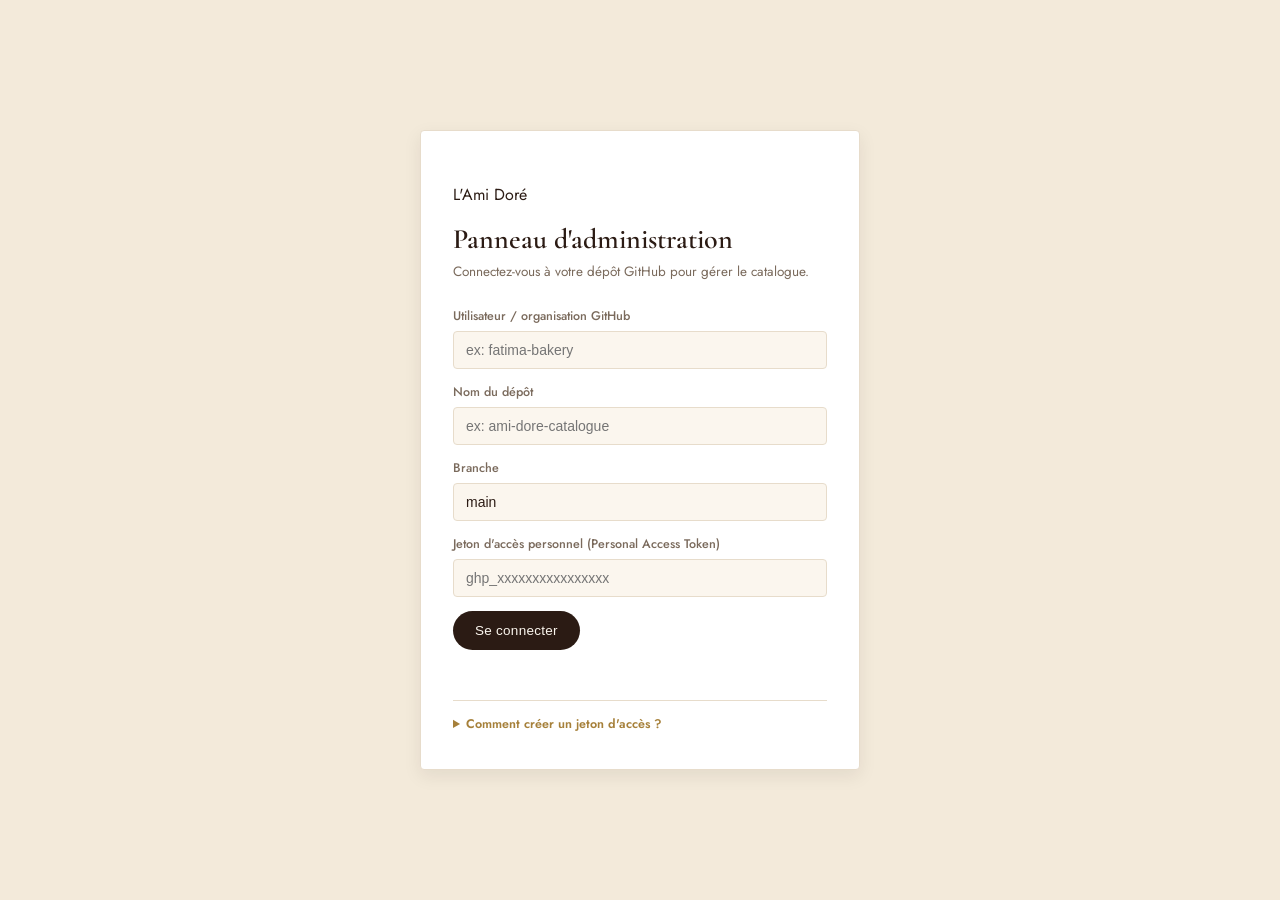
<file: admin.html>
<!DOCTYPE html>
<html lang="fr">
<head>
<meta charset="UTF-8">
<meta name="viewport" content="width=device-width, initial-scale=1.0">
<title>L'Ami Doré — Admin</title>
<meta name="robots" content="noindex, nofollow">

<link rel="preconnect" href="https://fonts.googleapis.com">
<link rel="preconnect" href="https://fonts.gstatic.com" crossorigin>
<link href="https://fonts.googleapis.com/css2?family=Cormorant+Garamond:ital,wght@0,500;0,600;1,500&family=Jost:wght@300;400;500;600&display=swap" rel="stylesheet">

<link rel="stylesheet" href="css/style.css">
<link rel="stylesheet" href="css/admin.css">
</head>
<body class="admin-body">

<!-- ============ CONNECT SCREEN ============ -->
<section class="connect-screen" id="connectScreen">
  <div class="connect-card">
    <p class="eyebrow">L'Ami Doré</p>
    <h1 class="connect-title">Panneau d'administration</h1>
    <p class="connect-sub">Connectez-vous à votre dépôt GitHub pour gérer le catalogue.</p>

    <label>Utilisateur / organisation GitHub
      <input type="text" id="fOwner" placeholder="ex: fatima-bakery">
    </label>
    <label>Nom du dépôt
      <input type="text" id="fRepo" placeholder="ex: ami-dore-catalogue">
    </label>
    <label>Branche
      <input type="text" id="fBranch" placeholder="main" value="main">
    </label>
    <label>Jeton d'accès personnel (Personal Access Token)
      <input type="password" id="fToken" placeholder="ghp_xxxxxxxxxxxxxxxx">
    </label>

    <button class="btn-primary" id="connectBtn">Se connecter</button>
    <p class="connect-note" id="connectError"></p>

    <details class="help-details">
      <summary>Comment créer un jeton d'accès ?</summary>
      <ol>
        <li>Allez sur GitHub → photo de profil → <strong>Settings</strong>.</li>
        <li><strong>Developer settings</strong> → <strong>Personal access tokens</strong> → <strong>Fine-grained tokens</strong> → <strong>Generate new token</strong>.</li>
        <li>Limitez-le à ce seul dépôt (<em>Only select repositories</em>).</li>
        <li>Dans <strong>Permissions</strong> → <strong>Repository permissions</strong> → mettez <strong>Contents: Read and write</strong>.</li>
        <li>Générez, copiez le jeton et collez-le ci-dessus. Il n'est jamais enregistré ni envoyé ailleurs qu'à GitHub, et il est effacé si vous fermez cet onglet.</li>
      </ol>
      <p class="help-warn">⚠️ Ne partagez jamais ce jeton et ne laissez pas ce lien admin.html accessible publiquement (ne le mettez pas dans vos menus de navigation).</p>
    </details>
  </div>
</section>

<!-- ============ ADMIN DASHBOARD ============ -->
<section class="dashboard" id="dashboard" hidden>
  <header class="admin-header">
    <div>
      <p class="eyebrow">L'Ami Doré · Admin</p>
      <h1 class="admin-title">Gestion du catalogue</h1>
    </div>
    <div class="admin-header-actions">
      <span class="sync-status" id="syncStatus"></span>
      <button class="btn-ghost" id="disconnectBtn">Se déconnecter</button>
    </div>
  </header>

  <div class="admin-grid">
    <!-- FORM -->
    <div class="form-panel">
      <h2 id="formTitle">Ajouter un produit</h2>
      <form id="productForm">
        <input type="hidden" id="fId">

        <label>Nom du produit
          <input type="text" id="fName" required placeholder="ex: Croissant au Beurre">
        </label>

        <div class="field-row">
          <label>Prix (MAD)
            <input type="number" id="fPrice" required min="0" step="0.5" placeholder="ex: 8">
          </label>
          <label>Catégorie
            <input type="text" id="fCategory" required placeholder="ex: Viennoiseries" list="categoryList">
            <datalist id="categoryList"></datalist>
          </label>
        </div>

        <label>Description
          <textarea id="fDescription" rows="3" placeholder="Description courte du produit"></textarea>
        </label>

        <label>Photo du produit
          <input type="file" id="fImage" accept="image/*">
        </label>
        <div class="image-preview" id="imagePreview"></div>
        <p class="field-hint">Laissez vide pour garder / générer un badge doré automatique.</p>

        <div class="form-actions">
          <button type="submit" class="btn-primary" id="submitBtn">Ajouter au catalogue</button>
          <button type="button" class="btn-ghost" id="cancelEditBtn" hidden>Annuler la modification</button>
        </div>
        <p class="form-note" id="formNote"></p>
      </form>
    </div>

    <!-- LIST -->
    <div class="list-panel">
      <div class="list-panel-head">
        <h2>Produits (<span id="productCount">0</span>)</h2>
        <input type="text" id="adminSearch" placeholder="Rechercher…">
      </div>
      <div class="admin-table-wrap">
        <table class="admin-table">
          <thead>
            <tr>
              <th></th>
              <th>Nom</th>
              <th>Catégorie</th>
              <th>Prix</th>
              <th></th>
            </tr>
          </thead>
          <tbody id="productTableBody"></tbody>
        </table>
      </div>
    </div>
  </div>
</section>

<!-- confirm delete -->
<div class="modal-overlay" id="confirmOverlay" hidden>
  <div class="confirm-box">
    <p id="confirmText">Supprimer ce produit ?</p>
    <div class="form-actions">
      <button class="btn-danger" id="confirmDeleteBtn">Supprimer</button>
      <button class="btn-ghost" id="cancelDeleteBtn">Annuler</button>
    </div>
  </div>
</div>

<script src="js/admin.js"></script>
</body>
</html>
</file>
<file: css/style.css>
/* ==========================================================
   L'AMI DORÉ — Design tokens partagés
   Ce fichier doit être chargé AVANT admin.css et avant le
   <style> interne de index.html : il définit les variables
   CSS (couleurs, ombres, polices) que ces deux endroits
   utilisent. S'il est vide ou absent, admin.html perd toutes
   ses couleurs et ses ombres (c'était le bug).

   Ajout : jeu de variables pour le mode sombre, activé via
   l'attribut data-theme="dark" sur <html>.
   ========================================================== */

:root{
  --cream:        #FBF6EE;
  --cream-deep:   #F3EADA;
  --ink:          #2B1B14;
  --ink-soft:     #7A6A5C;
  --line:         #E7DCCB;
  --gold:         #C9A24B;
  --gold-deep:    #A6803A;
  --burgundy:     #6E2B3A;

  --font-display: 'Cormorant Garamond', 'Parisienne', serif;
  --font-body:    'Jost', sans-serif;

  --shadow-card:  0 6px 18px rgba(43, 27, 20, 0.08);
  --shadow-modal: 0 40px 64px rgba(0, 0, 0, 0.15);

  color-scheme: light;
}

:root[data-theme="dark"]{
  --cream:        #1B1512;
  --cream-deep:   #14100D;
  --ink:          #F3EADA;
  --ink-soft:     #B8A896;
  --line:         #3A2E24;
  --gold:         #D9B382;
  --gold-deep:    #C9A24B;
  --burgundy:     #E0899A;

  --shadow-card:  0 6px 18px rgba(0, 0, 0, 0.45);
  --shadow-modal: 0 40px 64px rgba(0, 0, 0, 0.6);

  color-scheme: dark;
}

*{ box-sizing: border-box; }

html{ transition: background-color .2s ease; }

body{
  margin: 0;
  font-family: var(--font-body);
  background: var(--cream);
  color: var(--ink);
  transition: background-color .2s ease, color .2s ease;
}

a{ color: inherit; }

img{ max-width: 100%; display: block; }

/* ---------- theme toggle button (shared) ---------- */
.theme-toggle{
  display:inline-flex;
  align-items:center;
  justify-content:center;
  width:42px;
  height:42px;
  border-radius:50%;
  border:1px solid var(--line);
  background:var(--cream);
  color:var(--ink);
  cursor:pointer;
  transition:border-color .2s ease, background .2s ease, transform .15s ease;
}
.theme-toggle:hover{ border-color:var(--gold); transform:translateY(-1px); }
.theme-toggle svg{ width:20px; height:20px; }
.theme-toggle .icon-sun{ display:none; }
:root[data-theme="dark"] .theme-toggle .icon-moon{ display:none; }
:root[data-theme="dark"] .theme-toggle .icon-sun{ display:block; }

/* ---------- floating WhatsApp button (shared) ---------- */
.whatsapp-float{
  position:fixed;
  right:20px;
  bottom:20px;
  width:58px;
  height:58px;
  border-radius:50%;
  background:#25D366;
  display:flex;
  align-items:center;
  justify-content:center;
  box-shadow:0 8px 20px rgba(0,0,0,0.25);
  z-index:1200;
  transition:transform .2s ease;
}
.whatsapp-float:hover{ transform:scale(1.08); }
.whatsapp-float svg{ width:30px; height:30px; fill:#fff; }
</file>
<file: css/admin.css>
/* ==========================================================
   ADMIN PANEL — extends tokens from style.css
   ========================================================== */
.admin-body{
  background:var(--cream-deep);
  min-height:100vh;
}

/* ---------- connect screen ---------- */
.connect-screen{
  min-height:100vh;
  display:flex;
  align-items:center;
  justify-content:center;
  padding:24px;
}
.connect-card{
  background:#fff;
  border:1px solid var(--line);
  border-radius:4px;
  box-shadow:var(--shadow-card);
  max-width:440px;
  width:100%;
  padding:36px 32px;
}
.connect-title{
  font-family:var(--font-display);
  font-weight:600;
  font-size:28px;
  margin:2px 0 6px;
  color:var(--ink);
}
.connect-sub{
  font-size:13.5px;
  color:var(--ink-soft);
  margin:0 0 24px;
  line-height:1.5;
}
.connect-card label{
  display:block;
  font-size:12.5px;
  color:var(--ink-soft);
  margin-bottom:14px;
  font-weight:500;
}
.connect-card input{
  display:block;
  width:100%;
  margin-top:6px;
  padding:10px 12px;
  border:1px solid var(--line);
  border-radius:4px;
  font-size:14px;
  color:var(--ink);
  background:var(--cream);
}
.connect-note{
  min-height:18px;
  color:#A6303A;
  font-size:12.5px;
  margin:10px 0 0;
}
.help-details{
  margin-top:22px;
  border-top:1px solid var(--line);
  padding-top:14px;
  font-size:12.5px;
  color:var(--ink-soft);
}
.help-details summary{
  cursor:pointer;
  color:var(--gold-deep);
  font-weight:600;
}
.help-details ol{ margin:10px 0; padding-left:18px; line-height:1.6; }
.help-warn{
  background:#FBEFE9;
  border:1px solid #EAD2C4;
  padding:10px 12px;
  border-radius:4px;
  margin-top:10px;
  color:#7A4A2C;
}

/* ---------- buttons ---------- */
.btn-primary{
  background:var(--ink);
  color:var(--cream);
  border:none;
  padding:12px 22px;
  border-radius:20px;
  font-size:13.5px;
  font-weight:500;
  letter-spacing:.02em;
  cursor:pointer;
  transition:background .15s ease;
}
.btn-primary:hover{ background:var(--burgundy); }
.btn-ghost{
  background:transparent;
  border:1px solid var(--line);
  color:var(--ink-soft);
  padding:11px 20px;
  border-radius:20px;
  font-size:13.5px;
  cursor:pointer;
}
.btn-ghost:hover{ border-color:var(--gold); color:var(--ink); }
.btn-danger{
  background:#A6303A;
  color:#fff;
  border:none;
  padding:11px 20px;
  border-radius:20px;
  font-size:13.5px;
  cursor:pointer;
}
.btn-small{
  border:1px solid var(--line);
  background:#fff;
  color:var(--ink-soft);
  padding:5px 10px;
  border-radius:14px;
  font-size:11.5px;
  cursor:pointer;
}
.btn-small:hover{ border-color:var(--gold); color:var(--ink); }
.btn-small.danger:hover{ border-color:#A6303A; color:#A6303A; }

/* ---------- dashboard shell ---------- */
.admin-header{
  max-width:1180px;
  margin:0 auto;
  padding:28px 24px 0;
  display:flex;
  align-items:flex-end;
  justify-content:space-between;
  flex-wrap:wrap;
  gap:12px;
}
.admin-title{
  font-family:var(--font-display);
  font-weight:600;
  font-size:30px;
  margin:2px 0 0;
  color:var(--ink);
}
.admin-header-actions{
  display:flex;
  align-items:center;
  gap:14px;
}
.sync-status{
  font-size:12px;
  color:var(--ink-soft);
  min-width:120px;
  text-align:right;
}
.sync-status.ok{ color:#3D7A4F; }
.sync-status.error{ color:#A6303A; }

.admin-grid{
  max-width:1180px;
  margin:0 auto;
  padding:24px 24px 80px;
  display:grid;
  grid-template-columns:360px 1fr;
  gap:24px;
  align-items:start;
}
@media (max-width:860px){
  .admin-grid{ grid-template-columns:1fr; }
}

/* ---------- form panel ---------- */
.form-panel{
  background:#fff;
  border:1px solid var(--line);
  border-radius:4px;
  padding:24px;
  box-shadow:var(--shadow-card);
  position:sticky;
  top:24px;
}
.form-panel h2{
  font-family:var(--font-display);
  font-weight:600;
  font-size:20px;
  margin:0 0 16px;
  color:var(--ink);
}
.form-panel label{
  display:block;
  font-size:12px;
  color:var(--ink-soft);
  font-weight:500;
  margin-bottom:12px;
}
.form-panel input,
.form-panel textarea{
  display:block;
  width:100%;
  margin-top:6px;
  padding:9px 11px;
  border:1px solid var(--line);
  border-radius:4px;
  font-size:13.5px;
  color:var(--ink);
  background:var(--cream);
  font-family:var(--font-body);
  resize:vertical;
}
.field-row{
  display:grid;
  grid-template-columns:1fr 1fr;
  gap:12px;
}
.image-preview{
  width:100%;
  aspect-ratio:16/9;
  border-radius:4px;
  background:var(--cream-deep);
  border:1px dashed var(--line);
  display:flex;
  align-items:center;
  justify-content:center;
  overflow:hidden;
  margin-bottom:6px;
  color:var(--ink-soft);
  font-size:12px;
}
.image-preview img{ width:100%; height:100%; object-fit:cover; }
.field-hint{
  font-size:11.5px;
  color:var(--ink-soft);
  margin:0 0 16px;
}
.form-actions{
  display:flex;
  gap:10px;
  margin-top:6px;
  flex-wrap:wrap;
}
.form-note{
  min-height:16px;
  font-size:12px;
  margin:12px 0 0;
  color:var(--ink-soft);
}
.form-note.error{ color:#A6303A; }
.form-note.ok{ color:#3D7A4F; }

/* ---------- list panel ---------- */
.list-panel{
  background:#fff;
  border:1px solid var(--line);
  border-radius:4px;
  padding:20px 24px 8px;
  box-shadow:var(--shadow-card);
}
.list-panel-head{
  display:flex;
  align-items:center;
  justify-content:space-between;
  flex-wrap:wrap;
  gap:10px;
  margin-bottom:14px;
}
.list-panel-head h2{
  font-family:var(--font-display);
  font-weight:600;
  font-size:19px;
  margin:0;
  color:var(--ink);
}
.list-panel-head input{
  border:1px solid var(--line);
  border-radius:20px;
  padding:8px 14px;
  font-size:13px;
  background:var(--cream);
}
.admin-table-wrap{ overflow-x:auto; }
.admin-table{
  width:100%;
  border-collapse:collapse;
  font-size:13.5px;
}
.admin-table th{
  text-align:left;
  font-size:11px;
  letter-spacing:.06em;
  text-transform:uppercase;
  color:var(--ink-soft);
  padding:8px 10px;
  border-bottom:1px solid var(--line);
}
.admin-table td{
  padding:10px;
  border-bottom:1px solid var(--line);
  vertical-align:middle;
}
.row-thumb{
  width:44px; height:44px;
  border-radius:4px;
  object-fit:cover;
  background:var(--cream-deep);
  display:block;
}
.row-thumb-fallback{
  width:44px; height:44px;
  border-radius:4px;
  display:flex;
  align-items:center;
  justify-content:center;
  font-family:var(--font-display);
  font-weight:600;
  color:#fff;
  background:var(--gold);
}
.row-name{ font-weight:500; color:var(--ink); }
.row-cat{
  font-size:11px;
  color:var(--gold-deep);
  text-transform:uppercase;
  letter-spacing:.04em;
}
.row-price{ font-family:var(--font-display); font-weight:600; color:var(--burgundy); }
.row-actions{ display:flex; gap:6px; white-space:nowrap; }

/* ---------- confirm modal ---------- */
.confirm-box{
  background:#fff;
  border-radius:4px;
  padding:26px 24px;
  max-width:340px;
  width:100%;
  box-shadow:var(--shadow-modal);
}
.confirm-box p{ font-size:14px; color:var(--ink); margin:0 0 18px; }
</file>
